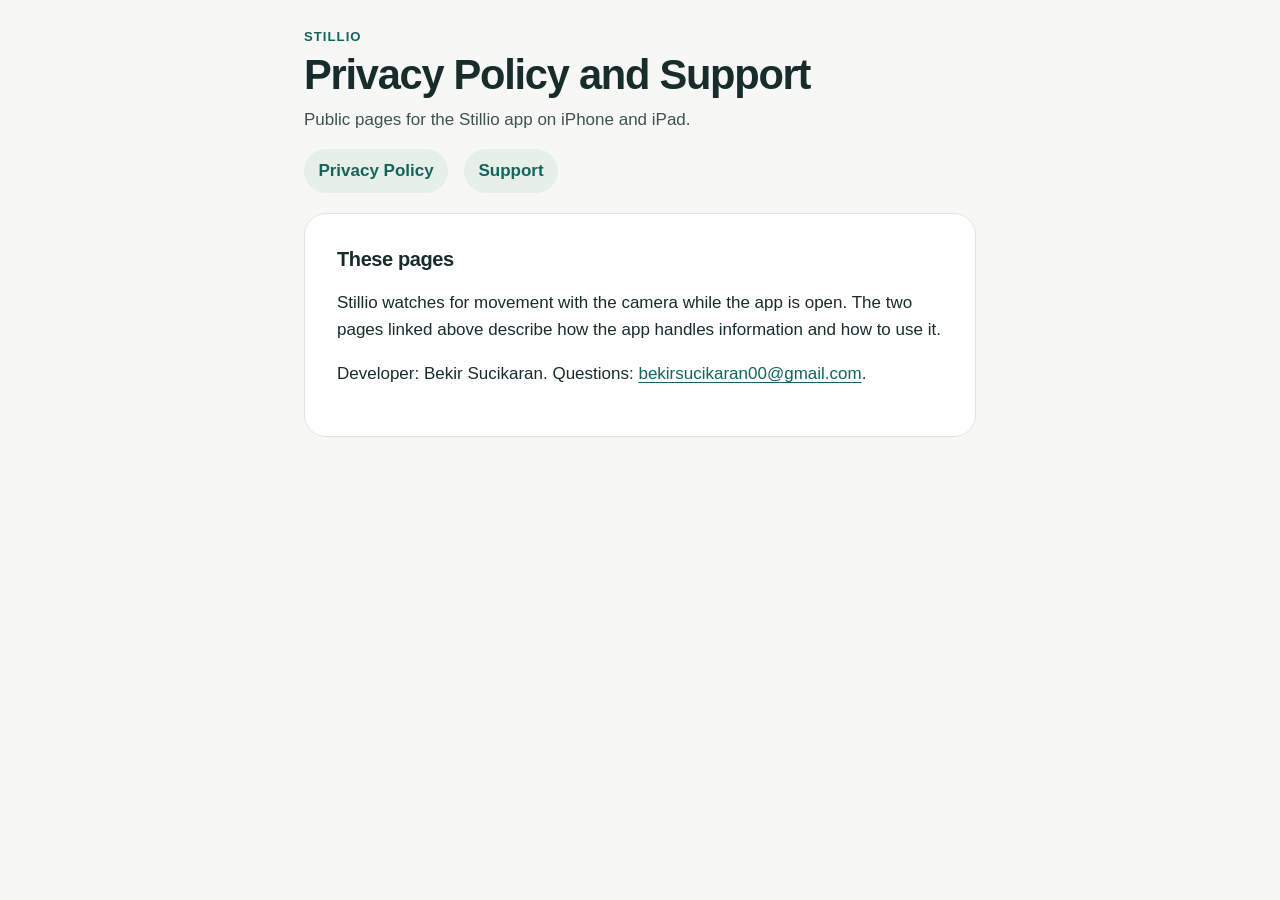
<file: index.html>
<!DOCTYPE html>
<html lang="en">
<head>
  <meta charset="utf-8">
  <meta name="viewport" content="width=device-width, initial-scale=1">
  <title>Stillio — Privacy Policy and Support</title>
  <meta name="description" content="Public Privacy Policy and Support pages for the Stillio iOS app.">
  <link rel="stylesheet" href="site.css">
</head>
<body>
  <a class="skip" href="#content">Skip to content</a>
  <div class="wrap">
    <header>
      <p class="mark">Stillio</p>
      <h1>Privacy Policy and Support</h1>
      <p class="meta">Public pages for the Stillio app on iPhone and iPad.</p>
      <nav aria-label="Pages">
        <a href="privacy.html">Privacy Policy</a>
        <a href="support.html">Support</a>
      </nav>
    </header>
    <main id="content">
      <h2>These pages</h2>
      <p>Stillio watches for movement with the camera while the app is open. The two pages linked above describe how the app handles information and how to use it.</p>
      <p>Developer: Bekir Sucikaran. Questions: <a href="mailto:bekirsucikaran00@gmail.com">bekirsucikaran00@gmail.com</a>.</p>
    </main>
  </div>
</body>
</html>
</file>
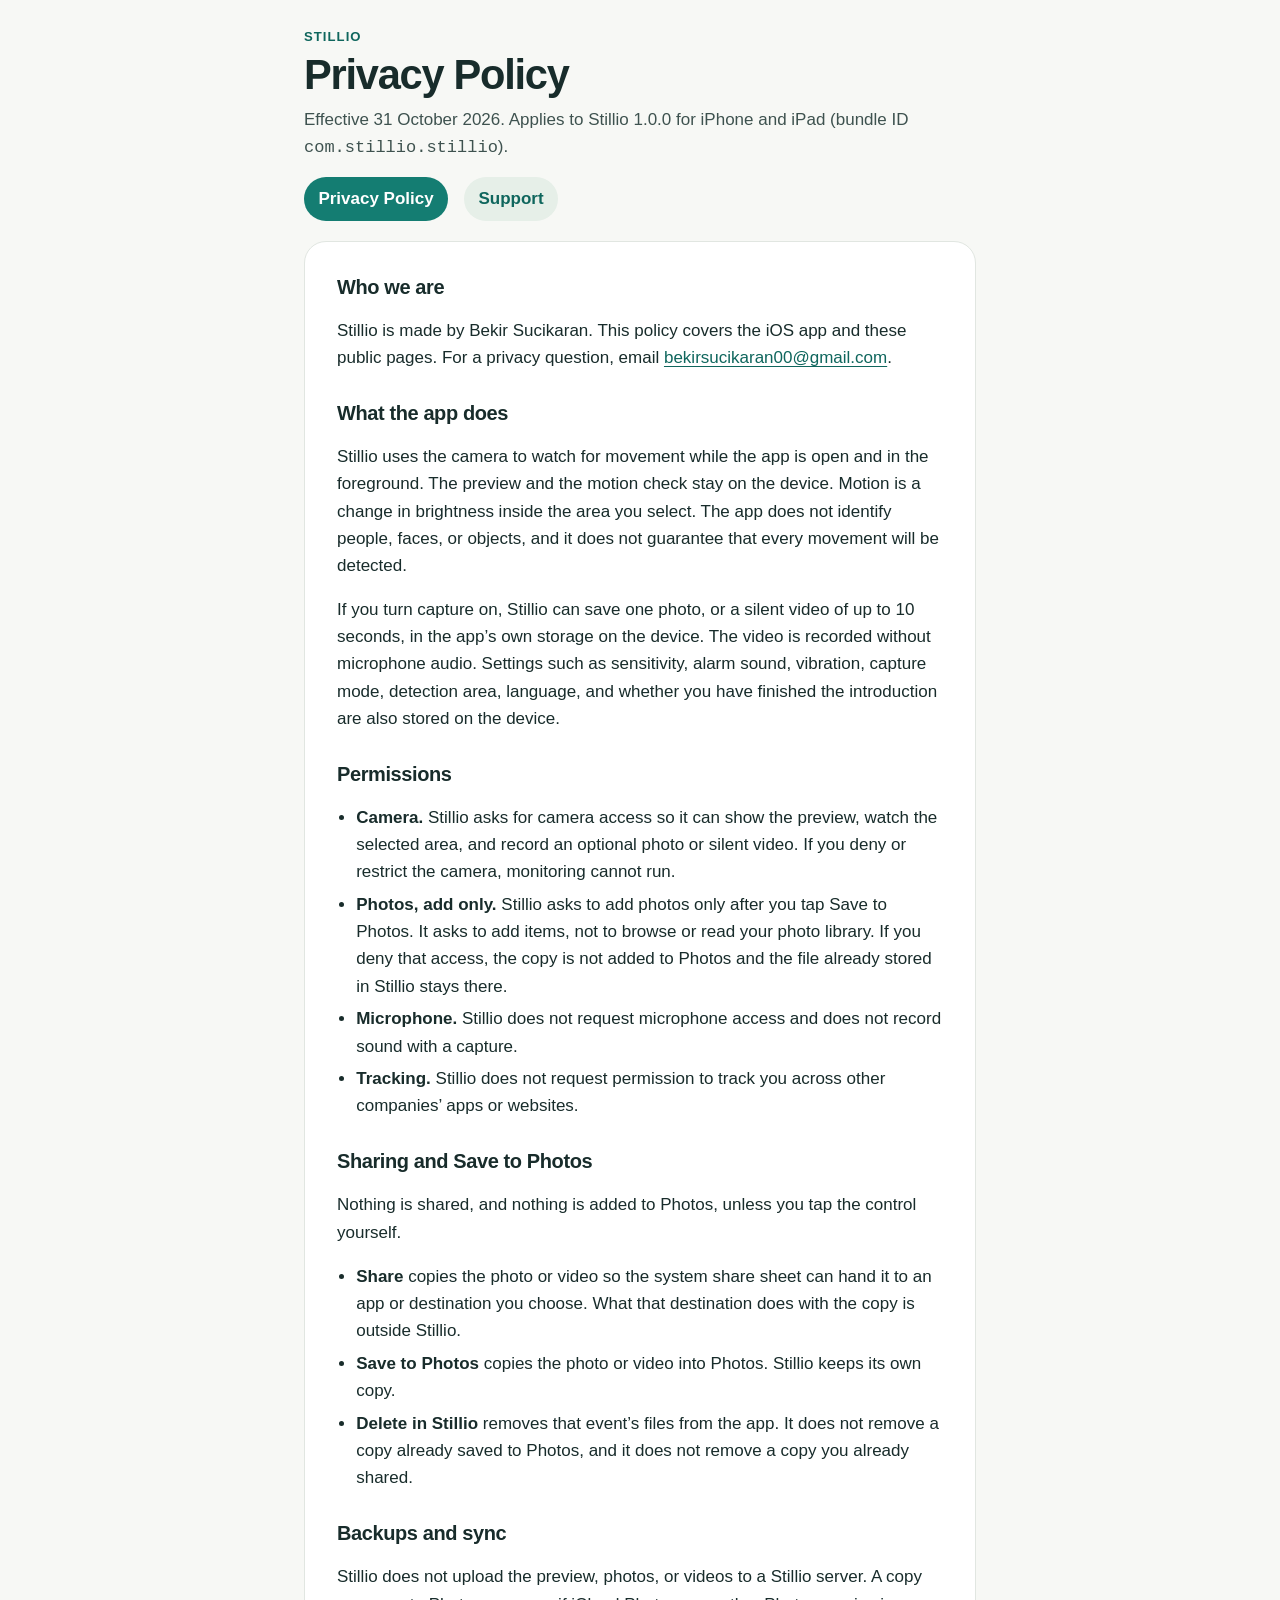
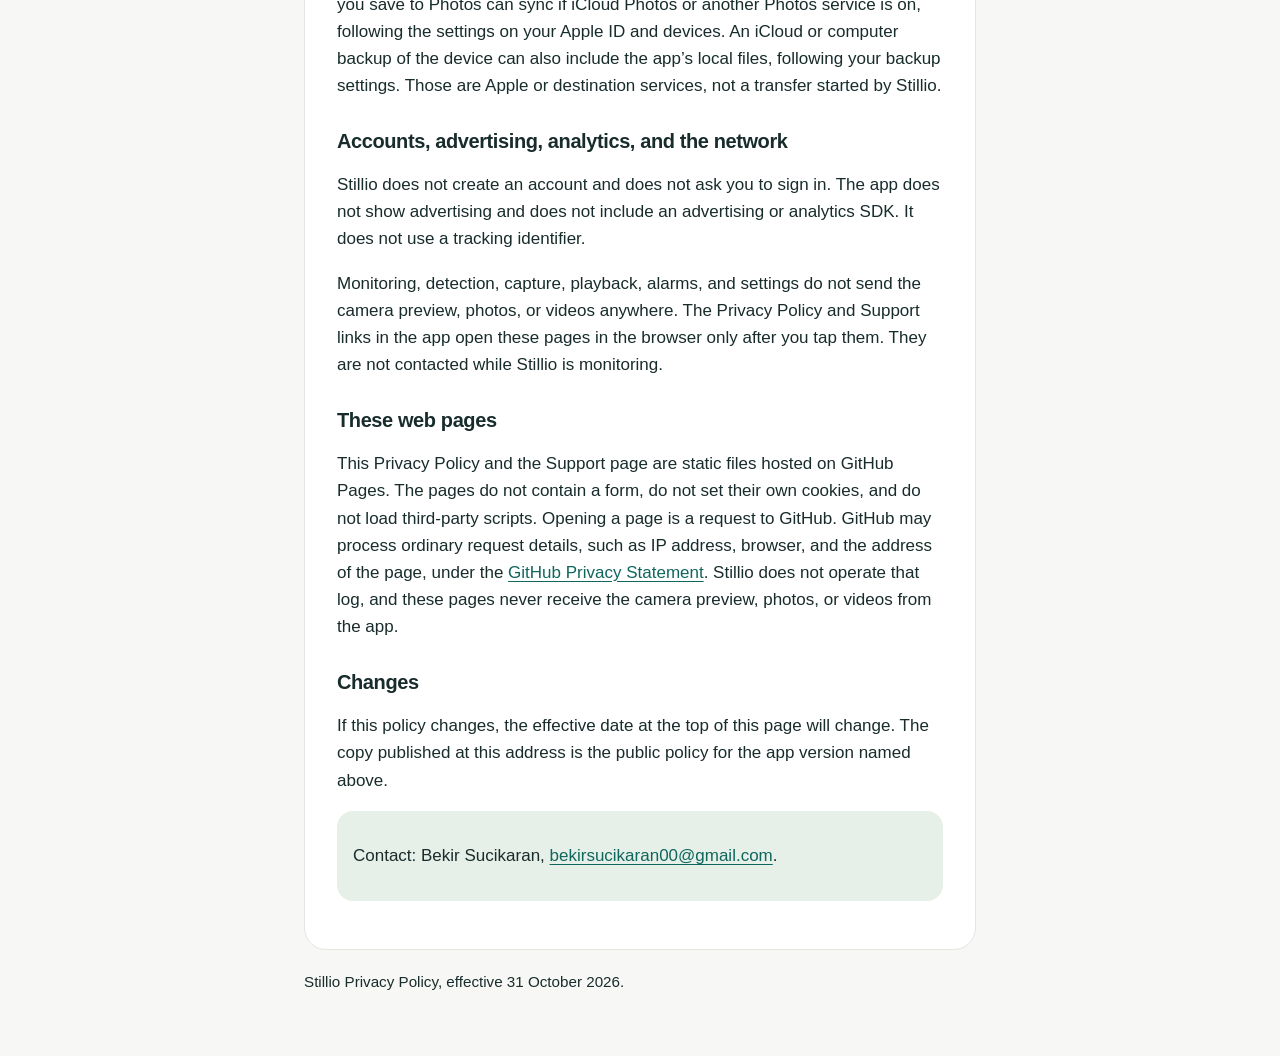
<file: privacy.html>
<!DOCTYPE html>
<html lang="en">
<head>
  <meta charset="utf-8">
  <meta name="viewport" content="width=device-width, initial-scale=1">
  <title>Stillio Privacy Policy</title>
  <meta name="description" content="Privacy Policy for Stillio, an on-device motion monitor for iPhone and iPad.">
  <link rel="stylesheet" href="site.css">
</head>
<body>
  <a class="skip" href="#content">Skip to content</a>
  <div class="wrap">
    <header>
      <p class="mark">Stillio</p>
      <h1>Privacy Policy</h1>
      <p class="meta">Effective 31 October 2026. Applies to Stillio 1.0.0 for iPhone and iPad (bundle ID <code>com.stillio.stillio</code>).</p>
      <nav aria-label="Pages">
        <a href="privacy.html" aria-current="page">Privacy Policy</a>
        <a href="support.html">Support</a>
      </nav>
    </header>
    <main id="content">
      <h2>Who we are</h2>
      <p>Stillio is made by Bekir Sucikaran. This policy covers the iOS app and these public pages. For a privacy question, email <a href="mailto:bekirsucikaran00@gmail.com">bekirsucikaran00@gmail.com</a>.</p>

      <h2>What the app does</h2>
      <p>Stillio uses the camera to watch for movement while the app is open and in the foreground. The preview and the motion check stay on the device. Motion is a change in brightness inside the area you select. The app does not identify people, faces, or objects, and it does not guarantee that every movement will be detected.</p>
      <p>If you turn capture on, Stillio can save one photo, or a silent video of up to 10 seconds, in the app’s own storage on the device. The video is recorded without microphone audio. Settings such as sensitivity, alarm sound, vibration, capture mode, detection area, language, and whether you have finished the introduction are also stored on the device.</p>

      <h2>Permissions</h2>
      <ul>
        <li><strong>Camera.</strong> Stillio asks for camera access so it can show the preview, watch the selected area, and record an optional photo or silent video. If you deny or restrict the camera, monitoring cannot run.</li>
        <li><strong>Photos, add only.</strong> Stillio asks to add photos only after you tap Save to Photos. It asks to add items, not to browse or read your photo library. If you deny that access, the copy is not added to Photos and the file already stored in Stillio stays there.</li>
        <li><strong>Microphone.</strong> Stillio does not request microphone access and does not record sound with a capture.</li>
        <li><strong>Tracking.</strong> Stillio does not request permission to track you across other companies’ apps or websites.</li>
      </ul>

      <h2>Sharing and Save to Photos</h2>
      <p>Nothing is shared, and nothing is added to Photos, unless you tap the control yourself.</p>
      <ul>
        <li><strong>Share</strong> copies the photo or video so the system share sheet can hand it to an app or destination you choose. What that destination does with the copy is outside Stillio.</li>
        <li><strong>Save to Photos</strong> copies the photo or video into Photos. Stillio keeps its own copy.</li>
        <li><strong>Delete in Stillio</strong> removes that event’s files from the app. It does not remove a copy already saved to Photos, and it does not remove a copy you already shared.</li>
      </ul>

      <h2>Backups and sync</h2>
      <p>Stillio does not upload the preview, photos, or videos to a Stillio server. A copy you save to Photos can sync if iCloud Photos or another Photos service is on, following the settings on your Apple ID and devices. An iCloud or computer backup of the device can also include the app’s local files, following your backup settings. Those are Apple or destination services, not a transfer started by Stillio.</p>

      <h2>Accounts, advertising, analytics, and the network</h2>
      <p>Stillio does not create an account and does not ask you to sign in. The app does not show advertising and does not include an advertising or analytics SDK. It does not use a tracking identifier.</p>
      <p>Monitoring, detection, capture, playback, alarms, and settings do not send the camera preview, photos, or videos anywhere. The Privacy Policy and Support links in the app open these pages in the browser only after you tap them. They are not contacted while Stillio is monitoring.</p>

      <h2>These web pages</h2>
      <p>This Privacy Policy and the Support page are static files hosted on GitHub Pages. The pages do not contain a form, do not set their own cookies, and do not load third-party scripts. Opening a page is a request to GitHub. GitHub may process ordinary request details, such as IP address, browser, and the address of the page, under the <a href="https://docs.github.com/en/site-policy/privacy-policies/github-privacy-statement">GitHub Privacy Statement</a>. Stillio does not operate that log, and these pages never receive the camera preview, photos, or videos from the app.</p>

      <h2>Changes</h2>
      <p>If this policy changes, the effective date at the top of this page will change. The copy published at this address is the public policy for the app version named above.</p>

      <div class="callout">
        <p>Contact: Bekir Sucikaran, <a href="mailto:bekirsucikaran00@gmail.com">bekirsucikaran00@gmail.com</a>.</p>
      </div>
    </main>
    <footer>
      <p>Stillio Privacy Policy, effective 31 October 2026.</p>
    </footer>
  </div>
</body>
</html>
</file>
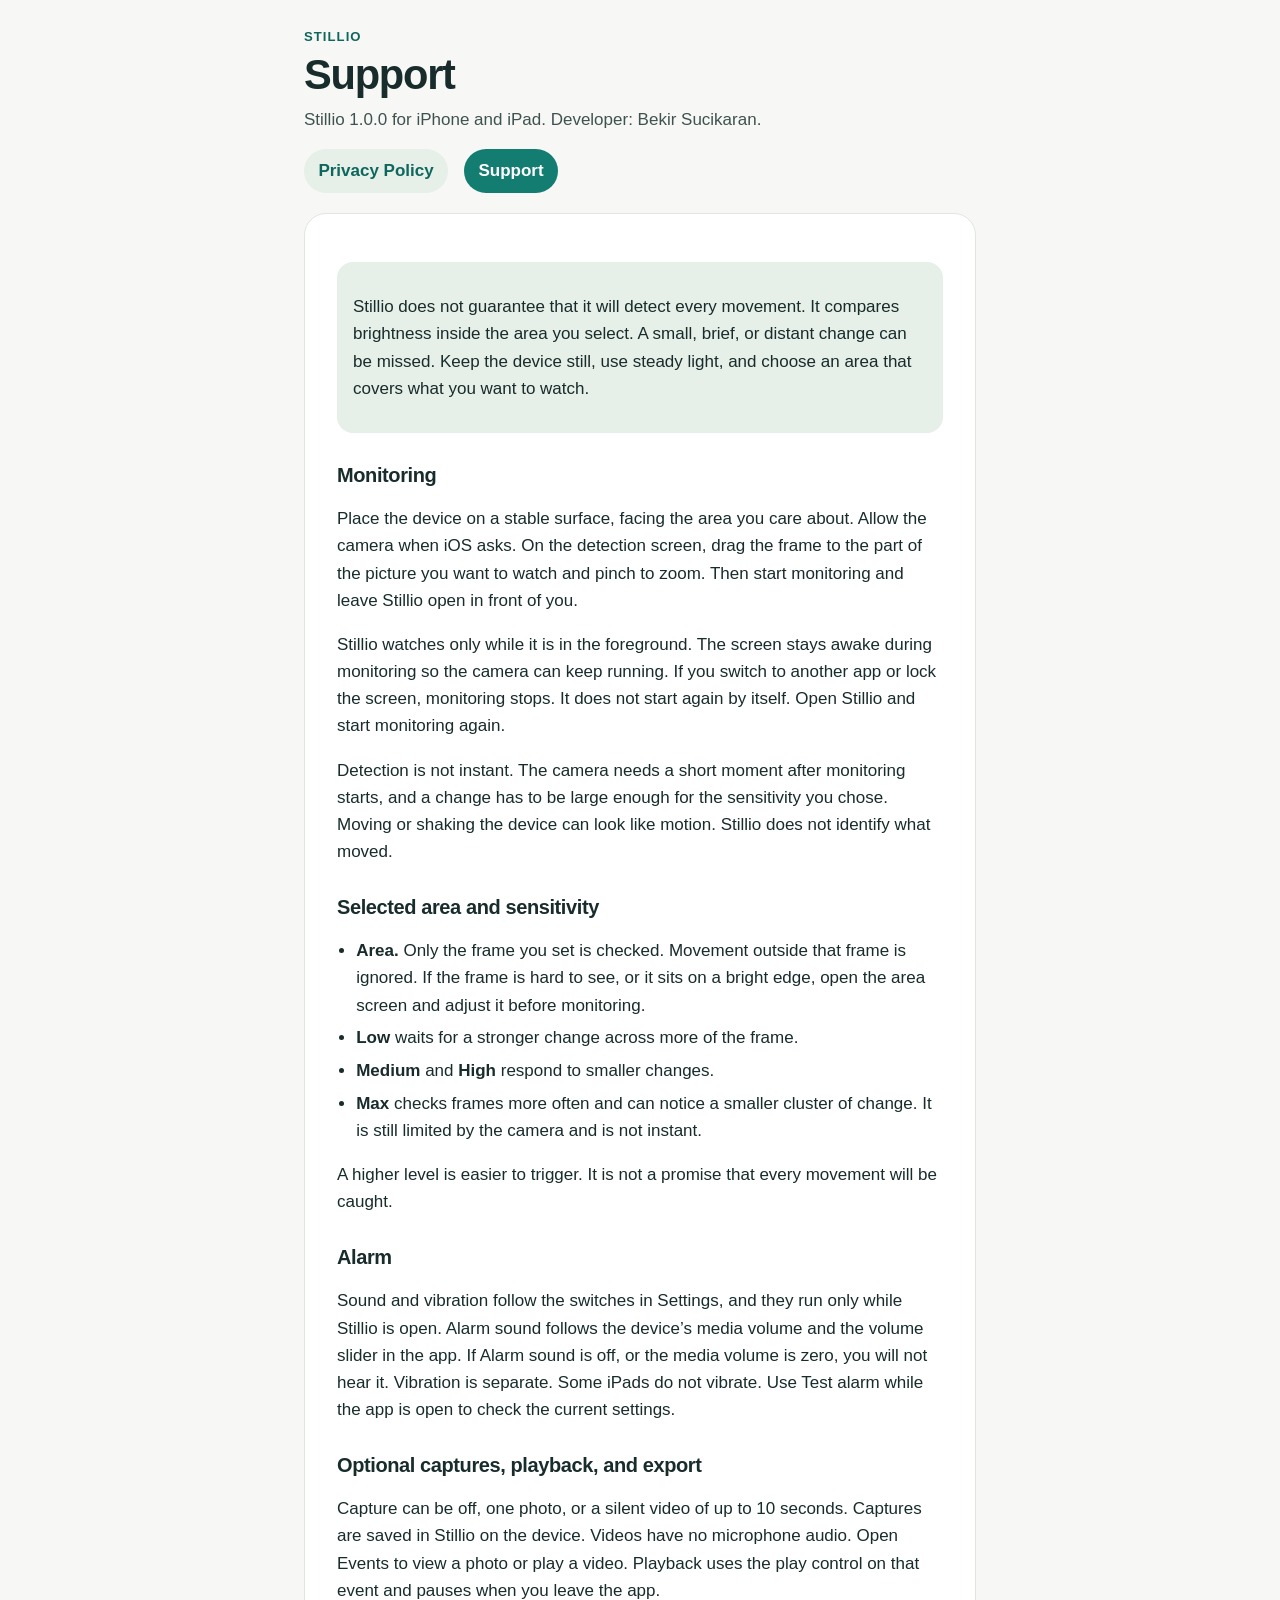
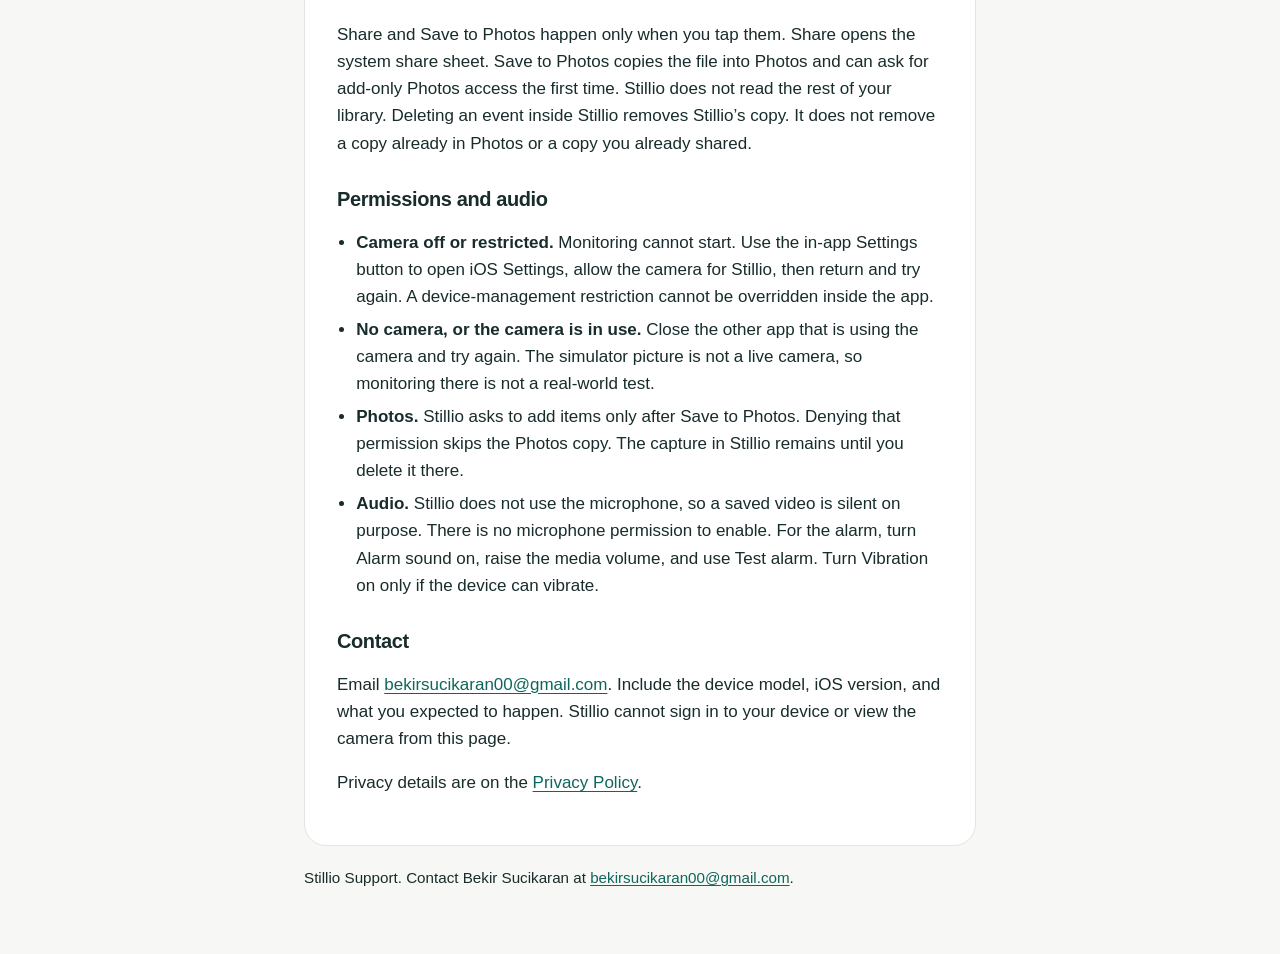
<file: support.html>
<!DOCTYPE html>
<html lang="en">
<head>
  <meta charset="utf-8">
  <meta name="viewport" content="width=device-width, initial-scale=1">
  <title>Stillio Support</title>
  <meta name="description" content="How to use Stillio and what to check when monitoring, capture, playback, or permissions do not behave as expected.">
  <link rel="stylesheet" href="site.css">
</head>
<body>
  <a class="skip" href="#content">Skip to content</a>
  <div class="wrap">
    <header>
      <p class="mark">Stillio</p>
      <h1>Support</h1>
      <p class="meta">Stillio 1.0.0 for iPhone and iPad. Developer: Bekir Sucikaran.</p>
      <nav aria-label="Pages">
        <a href="privacy.html">Privacy Policy</a>
        <a href="support.html" aria-current="page">Support</a>
      </nav>
    </header>
    <main id="content">
      <div class="callout">
        <p>Stillio does not guarantee that it will detect every movement. It compares brightness inside the area you select. A small, brief, or distant change can be missed. Keep the device still, use steady light, and choose an area that covers what you want to watch.</p>
      </div>

      <h2>Monitoring</h2>
      <p>Place the device on a stable surface, facing the area you care about. Allow the camera when iOS asks. On the detection screen, drag the frame to the part of the picture you want to watch and pinch to zoom. Then start monitoring and leave Stillio open in front of you.</p>
      <p>Stillio watches only while it is in the foreground. The screen stays awake during monitoring so the camera can keep running. If you switch to another app or lock the screen, monitoring stops. It does not start again by itself. Open Stillio and start monitoring again.</p>
      <p>Detection is not instant. The camera needs a short moment after monitoring starts, and a change has to be large enough for the sensitivity you chose. Moving or shaking the device can look like motion. Stillio does not identify what moved.</p>

      <h2>Selected area and sensitivity</h2>
      <ul>
        <li><strong>Area.</strong> Only the frame you set is checked. Movement outside that frame is ignored. If the frame is hard to see, or it sits on a bright edge, open the area screen and adjust it before monitoring.</li>
        <li><strong>Low</strong> waits for a stronger change across more of the frame.</li>
        <li><strong>Medium</strong> and <strong>High</strong> respond to smaller changes.</li>
        <li><strong>Max</strong> checks frames more often and can notice a smaller cluster of change. It is still limited by the camera and is not instant.</li>
      </ul>
      <p>A higher level is easier to trigger. It is not a promise that every movement will be caught.</p>

      <h2>Alarm</h2>
      <p>Sound and vibration follow the switches in Settings, and they run only while Stillio is open. Alarm sound follows the device’s media volume and the volume slider in the app. If Alarm sound is off, or the media volume is zero, you will not hear it. Vibration is separate. Some iPads do not vibrate. Use Test alarm while the app is open to check the current settings.</p>

      <h2>Optional captures, playback, and export</h2>
      <p>Capture can be off, one photo, or a silent video of up to 10 seconds. Captures are saved in Stillio on the device. Videos have no microphone audio. Open Events to view a photo or play a video. Playback uses the play control on that event and pauses when you leave the app.</p>
      <p>Share and Save to Photos happen only when you tap them. Share opens the system share sheet. Save to Photos copies the file into Photos and can ask for add-only Photos access the first time. Stillio does not read the rest of your library. Deleting an event inside Stillio removes Stillio’s copy. It does not remove a copy already in Photos or a copy you already shared.</p>

      <h2>Permissions and audio</h2>
      <ul>
        <li><strong>Camera off or restricted.</strong> Monitoring cannot start. Use the in-app Settings button to open iOS Settings, allow the camera for Stillio, then return and try again. A device-management restriction cannot be overridden inside the app.</li>
        <li><strong>No camera, or the camera is in use.</strong> Close the other app that is using the camera and try again. The simulator picture is not a live camera, so monitoring there is not a real-world test.</li>
        <li><strong>Photos.</strong> Stillio asks to add items only after Save to Photos. Denying that permission skips the Photos copy. The capture in Stillio remains until you delete it there.</li>
        <li><strong>Audio.</strong> Stillio does not use the microphone, so a saved video is silent on purpose. There is no microphone permission to enable. For the alarm, turn Alarm sound on, raise the media volume, and use Test alarm. Turn Vibration on only if the device can vibrate.</li>
      </ul>

      <h2>Contact</h2>
      <p>Email <a href="mailto:bekirsucikaran00@gmail.com">bekirsucikaran00@gmail.com</a>. Include the device model, iOS version, and what you expected to happen. Stillio cannot sign in to your device or view the camera from this page.</p>
      <p>Privacy details are on the <a href="privacy.html">Privacy Policy</a>.</p>
    </main>
    <footer>
      <p>Stillio Support. Contact Bekir Sucikaran at <a href="mailto:bekirsucikaran00@gmail.com">bekirsucikaran00@gmail.com</a>.</p>
    </footer>
  </div>
</body>
</html>
</file>
<file: site.css>
:root {
  --ivory: #f7f8f5;
  --white: #ffffff;
  --ink: #182c2b;
  --muted: #3e524f;
  --teal: #147d72;
  --teal-pressed: #0f665d;
  --line: #e1e6e1;
  --mint: #e6efe8;
  --focus: #0f665d;
}

* { box-sizing: border-box; }

html { scroll-behavior: smooth; }

body {
  margin: 0;
  background: var(--ivory);
  color: var(--ink);
  font-family: -apple-system, BlinkMacSystemFont, "Segoe UI", Helvetica, Arial, sans-serif;
  font-size: 1.0625rem;
  line-height: 1.6;
}

a {
  color: var(--teal-pressed);
  text-underline-offset: 0.16em;
}

a:hover { color: var(--teal); }

a:focus-visible,
.skip:focus {
  outline: 3px solid var(--focus);
  outline-offset: 3px;
}

.skip {
  position: absolute;
  left: 1rem;
  top: 0.5rem;
  transform: translateY(-150%);
  background: var(--white);
  color: var(--ink);
  padding: 0.6rem 0.9rem;
  border-radius: 10px;
  z-index: 2;
}

.skip:focus { transform: none; }

.wrap {
  width: min(42rem, calc(100% - 2rem));
  margin: 0 auto;
  padding: 1.25rem 0 3rem;
}

header {
  padding: 0.4rem 0 1.25rem;
}

.mark {
  margin: 0;
  font-size: 0.82rem;
  letter-spacing: 0.08em;
  text-transform: uppercase;
  color: var(--teal-pressed);
  font-weight: 700;
}

h1 {
  margin: 0.25rem 0 0.4rem;
  font-size: clamp(2rem, 4vw, 2.6rem);
  line-height: 1.15;
  letter-spacing: -0.03em;
}

.meta {
  margin: 0;
  color: var(--muted);
}

nav {
  display: flex;
  flex-wrap: wrap;
  gap: 0.5rem 1rem;
  margin-top: 1rem;
}

nav a {
  display: inline-flex;
  align-items: center;
  min-height: 44px;
  padding: 0.4rem 0.9rem;
  border-radius: 999px;
  background: var(--mint);
  text-decoration: none;
  font-weight: 600;
}

nav a[aria-current="page"] {
  background: var(--teal);
  color: var(--white);
}

main {
  background: var(--white);
  border: 1px solid var(--line);
  border-radius: 22px;
  padding: clamp(1.1rem, 3vw, 2rem);
}

h2 {
  margin: 1.8rem 0 0.45rem;
  font-size: 1.25rem;
  line-height: 1.3;
  letter-spacing: -0.02em;
}

h2:first-child { margin-top: 0; }

p, li { color: var(--ink); }

ul, ol { padding-left: 1.2rem; }

li + li { margin-top: 0.35rem; }

.callout {
  margin: 1rem 0;
  padding: 0.9rem 1rem;
  background: var(--mint);
  border-radius: 16px;
}

footer {
  margin-top: 1.25rem;
  color: var(--muted);
  font-size: 0.95rem;
}

@media (max-width: 420px) {
  .wrap { width: min(42rem, calc(100% - 1.25rem)); }
  main { border-radius: 16px; }
}
</file>
